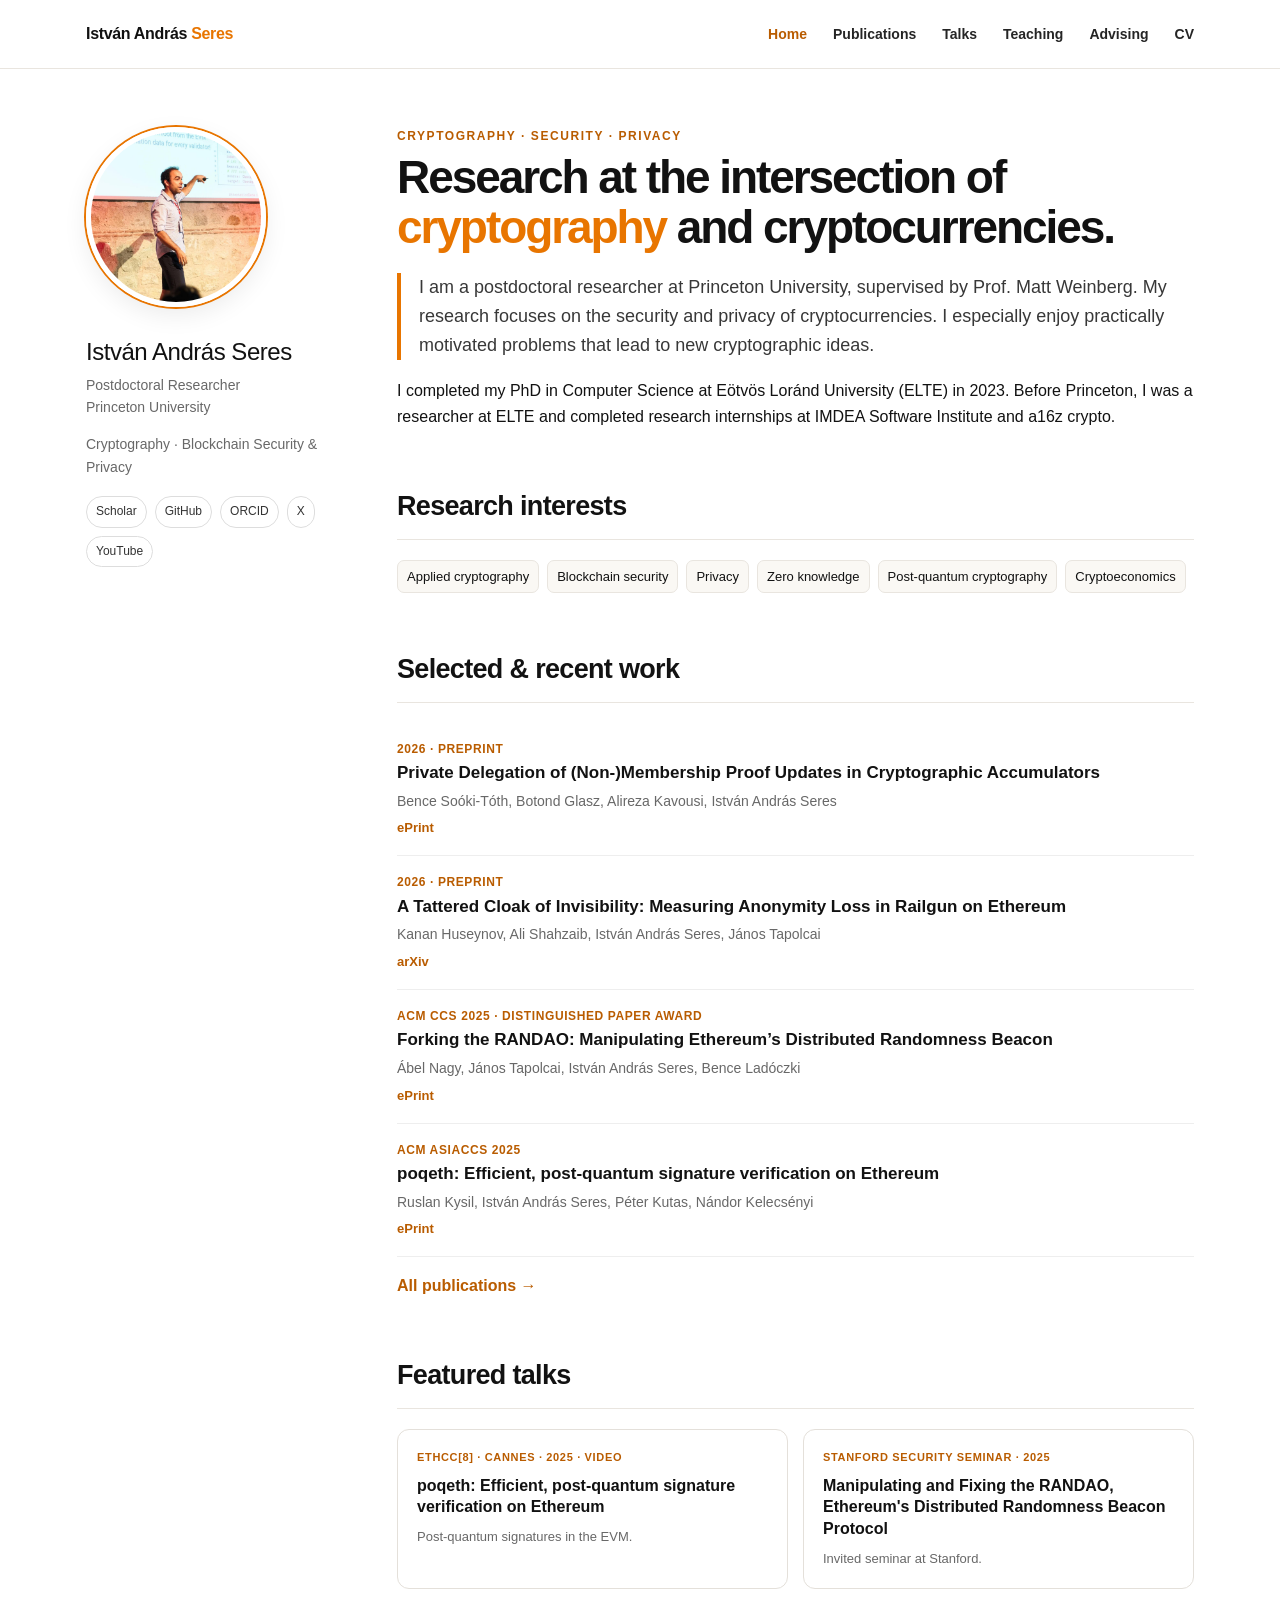
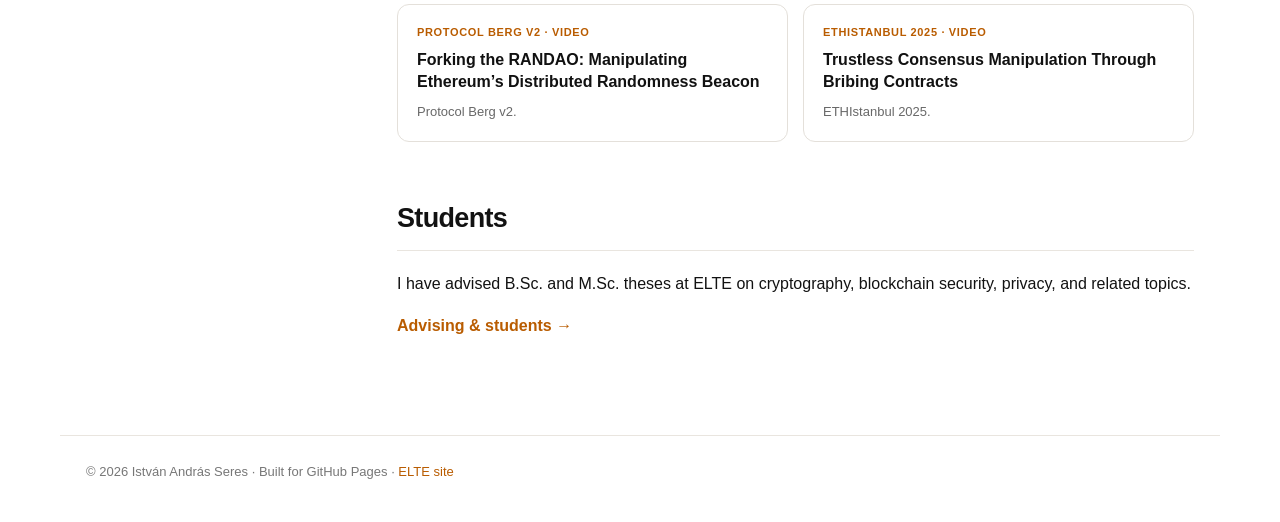
<file: index.html>
<!doctype html><html lang="en"><head><meta charset="utf-8"><meta name="viewport" content="width=device-width,initial-scale=1">
<title>Home — István András Seres</title><meta name="description" content="István András Seres — cryptography, blockchain security and privacy.">
<link rel="stylesheet" href="assets/css/style.css"></head><body>
<header><nav><a class="brand" href="index.html">István András <b>Seres</b></a><a class="active" href="index.html">Home</a><a class="" href="publications.html">Publications</a><a class="" href="talks.html">Talks</a><a class="" href="teaching.html">Teaching</a><a class="" href="advising.html">Advising</a><a href="https://istvanseres.web.elte.hu/istvanseres.pdf">CV</a></nav></header>
<div class="wrap"><aside><img class="portrait" src="assets/images/profile.jpg" alt="István András Seres">
<div class="name">István András Seres</div><div class="role">Postdoctoral Researcher<br>Princeton University</div>
<p class="small">Cryptography · Blockchain Security & Privacy</p>
<div class="social"><a class="pill" href="https://scholar.google.com/citations?user=Zni5ZhYAAAAJ&hl=en">Scholar</a><a class="pill" href="https://github.com/seresistvanandras">GitHub</a><a class="pill" href="https://orcid.org/0000-0003-0143-4057">ORCID</a><a class="pill" href="https://x.com/Istvan_A_Seres">X</a><a class="pill" href="https://www.youtube.com/@Istv%C3%A1nAndr%C3%A1sSeres">YouTube</a></div>
</aside><main>
<div class="eyebrow">Cryptography · Security · Privacy</div>
<h1 class="hero">Research at the intersection of <span style="color:var(--orange)">cryptography</span> and cryptocurrencies.</h1>
<p class="lead accent">I am a postdoctoral researcher at Princeton University, supervised by Prof. Matt Weinberg. My research focuses on the security and privacy of cryptocurrencies. I especially enjoy practically motivated problems that lead to new cryptographic ideas.</p>
<p>I completed my PhD in Computer Science at Eötvös Loránd University (ELTE) in 2023. Before Princeton, I was a researcher at ELTE and completed research internships at IMDEA Software Institute and a16z crypto.</p>
<section><h2>Research interests</h2><div class="tags"><span class="tag">Applied cryptography</span><span class="tag">Blockchain security</span><span class="tag">Privacy</span><span class="tag">Zero knowledge</span><span class="tag">Post-quantum cryptography</span><span class="tag">Cryptoeconomics</span></div></section>
<section><h2>Selected & recent work</h2>
<div class="pub"><div class="venue">2026 · Preprint</div><div class="title">Private Delegation of (Non-)Membership Proof Updates in Cryptographic Accumulators</div><div class="authors">Bence Soóki-Tóth, Botond Glasz, Alireza Kavousi, István András Seres</div><div class="links"><a href="https://eprint.iacr.org/2026/832">ePrint</a></div></div>
<div class="pub"><div class="venue">2026 · Preprint</div><div class="title">A Tattered Cloak of Invisibility: Measuring Anonymity Loss in Railgun on Ethereum</div><div class="authors">Kanan Huseynov, Ali Shahzaib, István András Seres, János Tapolcai</div><div class="links"><a href="https://arxiv.org/abs/2606.25926">arXiv</a></div></div>
<div class="pub"><div class="venue">ACM CCS 2025 · Distinguished Paper Award</div><div class="title">Forking the RANDAO: Manipulating Ethereum’s Distributed Randomness Beacon</div><div class="authors">Ábel Nagy, János Tapolcai, István András Seres, Bence Ladóczki</div><div class="links"><a href="https://eprint.iacr.org/2025/037">ePrint</a></div></div>
<div class="pub"><div class="venue">ACM AsiaCCS 2025</div><div class="title">poqeth: Efficient, post-quantum signature verification on Ethereum</div><div class="authors">Ruslan Kysil, István András Seres, Péter Kutas, Nándor Kelecsényi</div><div class="links"><a href="https://eprint.iacr.org/2025/091">ePrint</a></div></div>
<p><a href="publications.html"><b>All publications →</b></a></p></section>
<section><h2>Featured talks</h2><div class="grid">
<a class="card" href="https://www.youtube.com/watch?v=vD854wtMBGk"><div class="kicker">EthCC[8] · Cannes · 2025 · Video</div><h3>poqeth: Efficient, post-quantum signature verification on Ethereum</h3><p>Post-quantum signatures in the EVM.</p></a>
<a class="card" href="https://crypto.stanford.edu/seclab/sem-24-25/seres.html"><div class="kicker">Stanford Security Seminar · 2025</div><h3>Manipulating and Fixing the RANDAO, Ethereum's Distributed Randomness Beacon Protocol</h3><p>Invited seminar at Stanford.</p></a>
<a class="card" href="https://www.youtube.com/watch?v=vMUzq-L0ypo"><div class="kicker">Protocol Berg v2 · Video</div><h3>Forking the RANDAO: Manipulating Ethereum’s Distributed Randomness Beacon</h3><p>Protocol Berg v2.</p></a>
<a class="card" href="https://www.youtube.com/watch?v=PtZuopQH82g"><div class="kicker">ETHIstanbul 2025 · Video</div><h3>Trustless Consensus Manipulation Through Bribing Contracts</h3><p>ETHIstanbul 2025.</p></a>
</div></section>
<section><h2>Students</h2><p>I have advised B.Sc. and M.Sc. theses at ELTE on cryptography, blockchain security, privacy, and related topics.</p><p><a href="advising.html"><b>Advising & students →</b></a></p></section>
</main></div>
<footer>© 2026 István András Seres · Built for GitHub Pages · <a href="https://istvanseres.web.elte.hu/">ELTE site</a></footer></body></html>
</file>
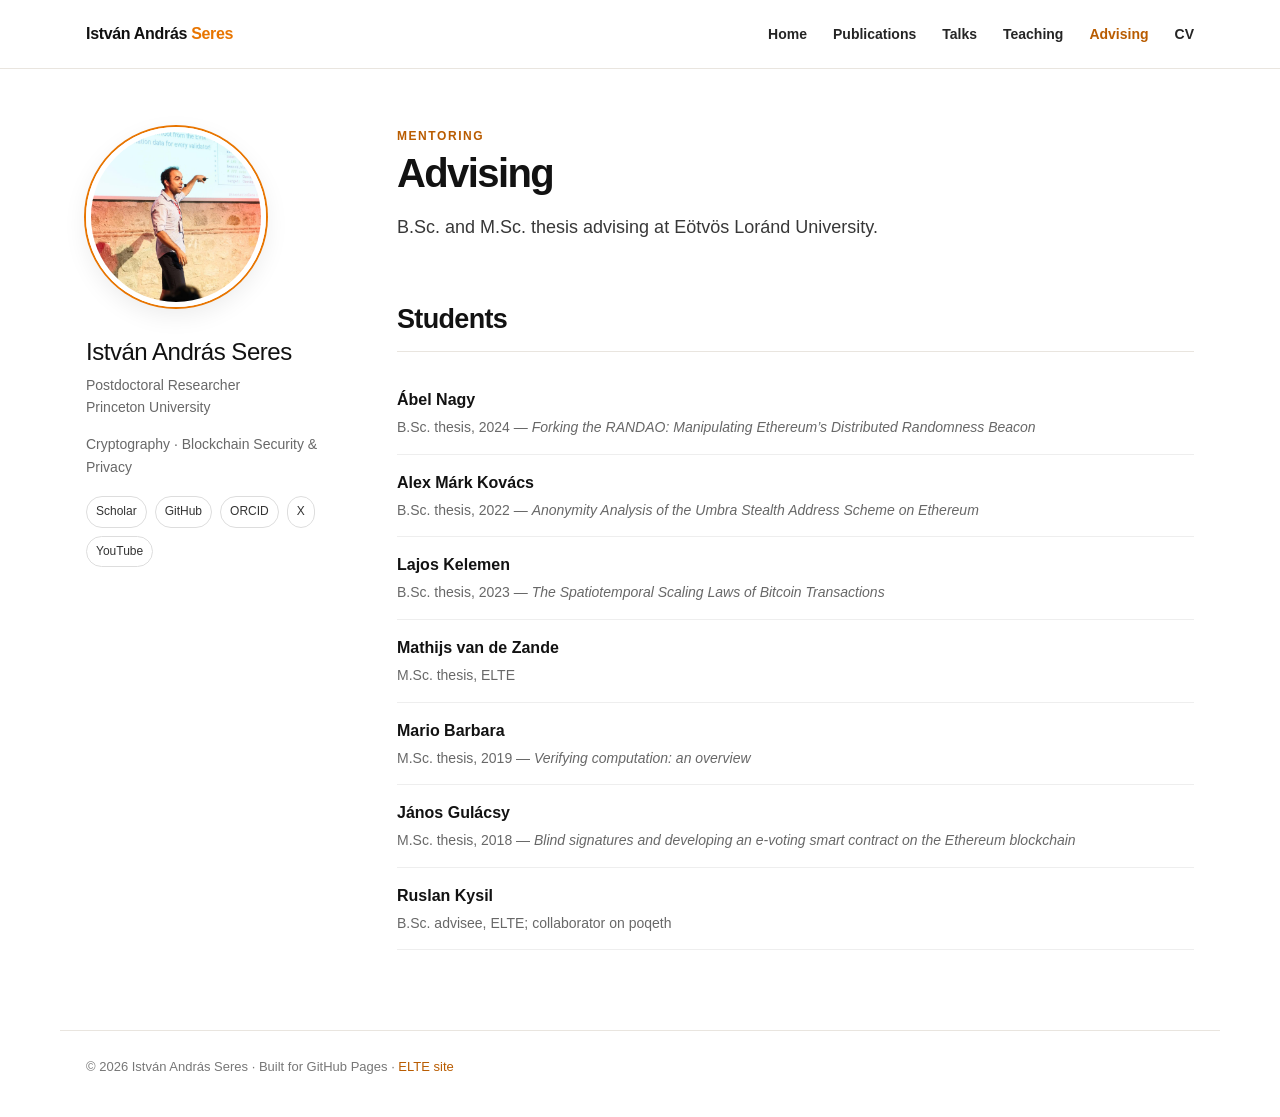
<file: advising.html>
<!doctype html><html lang="en"><head><meta charset="utf-8"><meta name="viewport" content="width=device-width,initial-scale=1">
<title>Advising — István András Seres</title><meta name="description" content="István András Seres — cryptography, blockchain security and privacy.">
<link rel="stylesheet" href="assets/css/style.css"></head><body>
<header><nav><a class="brand" href="index.html">István András <b>Seres</b></a><a class="" href="index.html">Home</a><a class="" href="publications.html">Publications</a><a class="" href="talks.html">Talks</a><a class="" href="teaching.html">Teaching</a><a class="active" href="advising.html">Advising</a><a href="https://istvanseres.web.elte.hu/istvanseres.pdf">CV</a></nav></header>
<div class="wrap"><aside><img class="portrait" src="assets/images/profile.jpg" alt="István András Seres">
<div class="name">István András Seres</div><div class="role">Postdoctoral Researcher<br>Princeton University</div>
<p class="small">Cryptography · Blockchain Security & Privacy</p>
<div class="social"><a class="pill" href="https://scholar.google.com/citations?user=Zni5ZhYAAAAJ&hl=en">Scholar</a><a class="pill" href="https://github.com/seresistvanandras">GitHub</a><a class="pill" href="https://orcid.org/0000-0003-0143-4057">ORCID</a><a class="pill" href="https://x.com/Istvan_A_Seres">X</a><a class="pill" href="https://www.youtube.com/@Istv%C3%A1nAndr%C3%A1sSeres">YouTube</a></div>
</aside><main>
<div class="eyebrow">Mentoring</div><h1 class="page-title">Advising</h1><p class="lead">B.Sc. and M.Sc. thesis advising at Eötvös Loránd University.</p>
<section><h2>Students</h2>
<div class="student"><b>Ábel Nagy</b><div class="meta">B.Sc. thesis, 2024 — <i>Forking the RANDAO: Manipulating Ethereum’s Distributed Randomness Beacon</i></div></div>
<div class="student"><b>Alex Márk Kovács</b><div class="meta">B.Sc. thesis, 2022 — <i>Anonymity Analysis of the Umbra Stealth Address Scheme on Ethereum</i></div></div>
<div class="student"><b>Lajos Kelemen</b><div class="meta">B.Sc. thesis, 2023 — <i>The Spatiotemporal Scaling Laws of Bitcoin Transactions</i></div></div>
<div class="student"><b>Mathijs van de Zande</b><div class="meta">M.Sc. thesis, ELTE</div></div>
<div class="student"><b>Mario Barbara</b><div class="meta">M.Sc. thesis, 2019 — <i>Verifying computation: an overview</i></div></div>
<div class="student"><b>János Gulácsy</b><div class="meta">M.Sc. thesis, 2018 — <i>Blind signatures and developing an e-voting smart contract on the Ethereum blockchain</i></div></div>
<div class="student"><b>Ruslan Kysil</b><div class="meta">B.Sc. advisee, ELTE; collaborator on poqeth</div></div>
</section>
</main></div>
<footer>© 2026 István András Seres · Built for GitHub Pages · <a href="https://istvanseres.web.elte.hu/">ELTE site</a></footer></body></html>
</file>
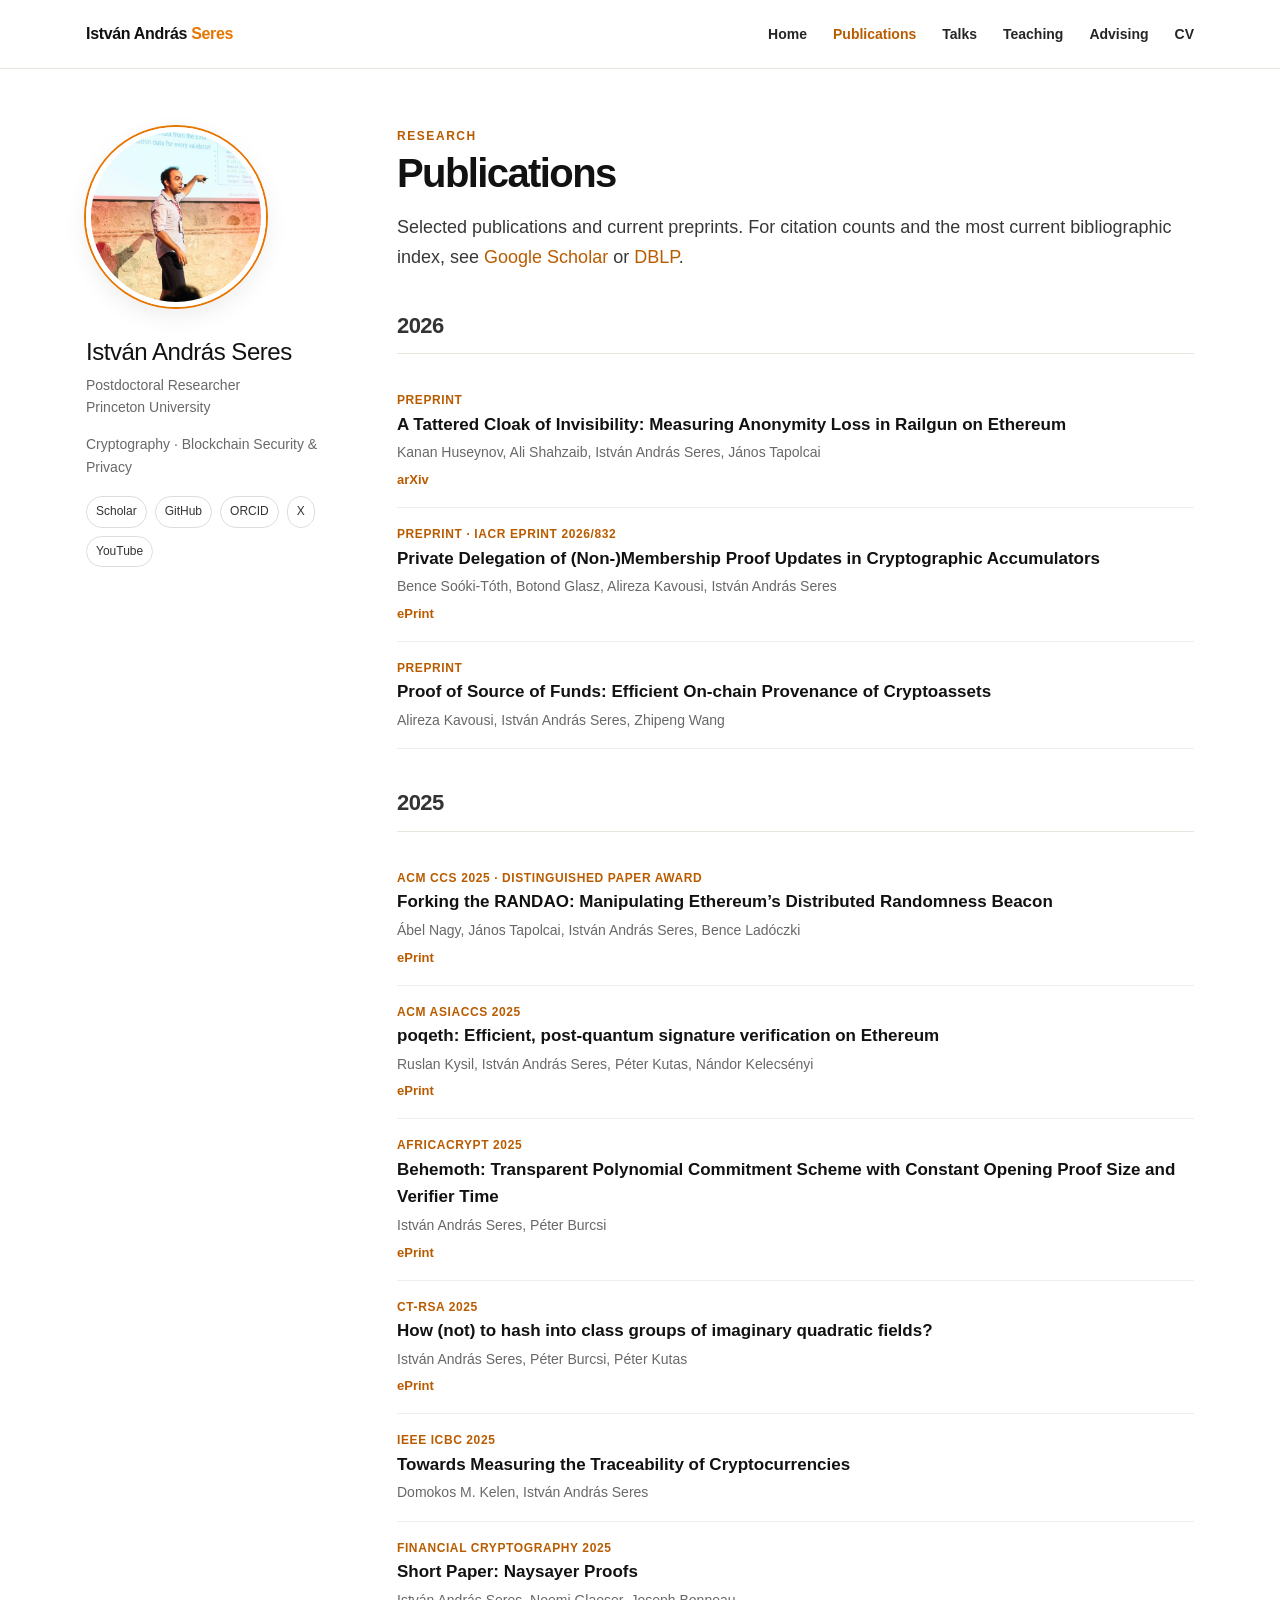
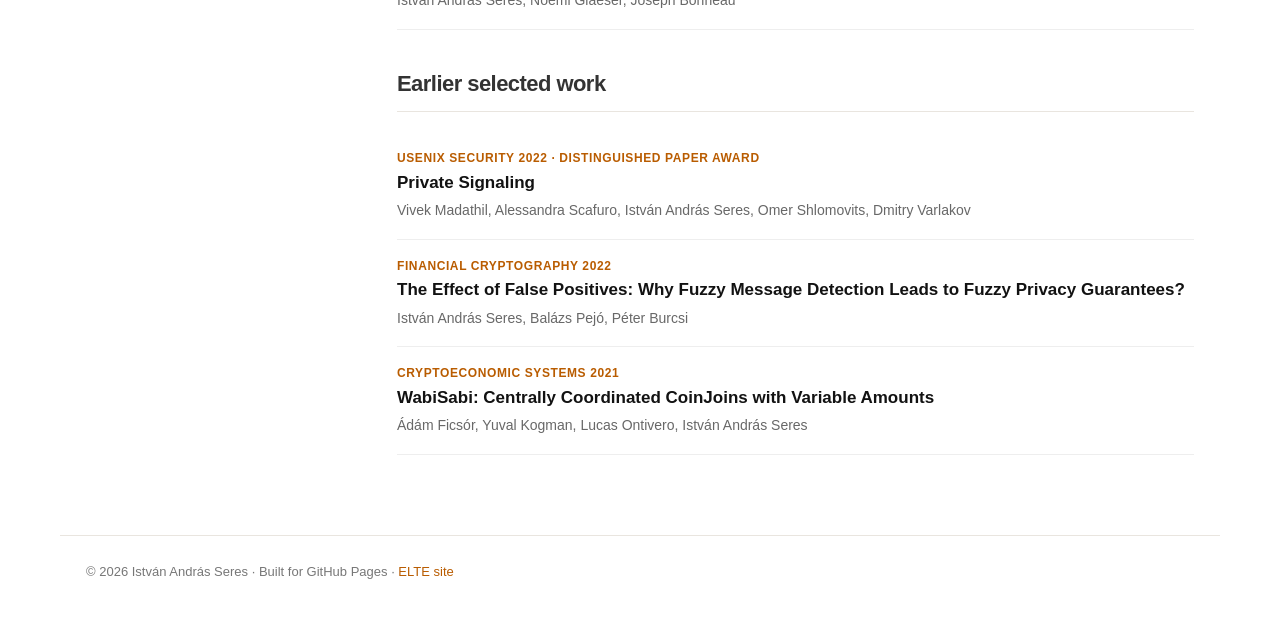
<file: publications.html>
<!doctype html><html lang="en"><head><meta charset="utf-8"><meta name="viewport" content="width=device-width,initial-scale=1">
<title>Publications — István András Seres</title><meta name="description" content="István András Seres — cryptography, blockchain security and privacy.">
<link rel="stylesheet" href="assets/css/style.css"></head><body>
<header><nav><a class="brand" href="index.html">István András <b>Seres</b></a><a class="" href="index.html">Home</a><a class="active" href="publications.html">Publications</a><a class="" href="talks.html">Talks</a><a class="" href="teaching.html">Teaching</a><a class="" href="advising.html">Advising</a><a href="https://istvanseres.web.elte.hu/istvanseres.pdf">CV</a></nav></header>
<div class="wrap"><aside><img class="portrait" src="assets/images/profile.jpg" alt="István András Seres">
<div class="name">István András Seres</div><div class="role">Postdoctoral Researcher<br>Princeton University</div>
<p class="small">Cryptography · Blockchain Security & Privacy</p>
<div class="social"><a class="pill" href="https://scholar.google.com/citations?user=Zni5ZhYAAAAJ&hl=en">Scholar</a><a class="pill" href="https://github.com/seresistvanandras">GitHub</a><a class="pill" href="https://orcid.org/0000-0003-0143-4057">ORCID</a><a class="pill" href="https://x.com/Istvan_A_Seres">X</a><a class="pill" href="https://www.youtube.com/@Istv%C3%A1nAndr%C3%A1sSeres">YouTube</a></div>
</aside><main>
<div class="eyebrow">Research</div><h1 class="page-title">Publications</h1><p class="lead">Selected publications and current preprints. For citation counts and the most current bibliographic index, see <a href="https://scholar.google.com/citations?user=Zni5ZhYAAAAJ&hl=en">Google Scholar</a> or <a href="https://dblp.org/pid/234/7668.html">DBLP</a>.</p>
<h2 class="year">2026</h2>
<div class="pub"><div class="venue">Preprint</div><div class="title">A Tattered Cloak of Invisibility: Measuring Anonymity Loss in Railgun on Ethereum</div><div class="authors">Kanan Huseynov, Ali Shahzaib, István András Seres, János Tapolcai</div><div class="links"><a href="https://arxiv.org/abs/2606.25926">arXiv</a></div></div>
<div class="pub"><div class="venue">Preprint · IACR ePrint 2026/832</div><div class="title">Private Delegation of (Non-)Membership Proof Updates in Cryptographic Accumulators</div><div class="authors">Bence Soóki-Tóth, Botond Glasz, Alireza Kavousi, István András Seres</div><div class="links"><a href="https://eprint.iacr.org/2026/832">ePrint</a></div></div>
<div class="pub"><div class="venue">Preprint</div><div class="title">Proof of Source of Funds: Efficient On-chain Provenance of Cryptoassets</div><div class="authors">Alireza Kavousi, István András Seres, Zhipeng Wang</div></div>
<h2 class="year">2025</h2>
<div class="pub"><div class="venue">ACM CCS 2025 · Distinguished Paper Award</div><div class="title">Forking the RANDAO: Manipulating Ethereum’s Distributed Randomness Beacon</div><div class="authors">Ábel Nagy, János Tapolcai, István András Seres, Bence Ladóczki</div><div class="links"><a href="https://eprint.iacr.org/2025/037">ePrint</a></div></div>
<div class="pub"><div class="venue">ACM AsiaCCS 2025</div><div class="title">poqeth: Efficient, post-quantum signature verification on Ethereum</div><div class="authors">Ruslan Kysil, István András Seres, Péter Kutas, Nándor Kelecsényi</div><div class="links"><a href="https://eprint.iacr.org/2025/091">ePrint</a></div></div>
<div class="pub"><div class="venue">Africacrypt 2025</div><div class="title">Behemoth: Transparent Polynomial Commitment Scheme with Constant Opening Proof Size and Verifier Time</div><div class="authors">István András Seres, Péter Burcsi</div><div class="links"><a href="https://eprint.iacr.org/2023/670">ePrint</a></div></div>
<div class="pub"><div class="venue">CT-RSA 2025</div><div class="title">How (not) to hash into class groups of imaginary quadratic fields?</div><div class="authors">István András Seres, Péter Burcsi, Péter Kutas</div><div class="links"><a href="https://eprint.iacr.org/2024/034">ePrint</a></div></div>
<div class="pub"><div class="venue">IEEE ICBC 2025</div><div class="title">Towards Measuring the Traceability of Cryptocurrencies</div><div class="authors">Domokos M. Kelen, István András Seres</div></div>
<div class="pub"><div class="venue">Financial Cryptography 2025</div><div class="title">Short Paper: Naysayer Proofs</div><div class="authors">István András Seres, Noemi Glaeser, Joseph Bonneau</div></div>
<h2 class="year">Earlier selected work</h2>
<div class="pub"><div class="venue">USENIX Security 2022 · Distinguished Paper Award</div><div class="title">Private Signaling</div><div class="authors">Vivek Madathil, Alessandra Scafuro, István András Seres, Omer Shlomovits, Dmitry Varlakov</div></div>
<div class="pub"><div class="venue">Financial Cryptography 2022</div><div class="title">The Effect of False Positives: Why Fuzzy Message Detection Leads to Fuzzy Privacy Guarantees?</div><div class="authors">István András Seres, Balázs Pejó, Péter Burcsi</div></div>
<div class="pub"><div class="venue">Cryptoeconomic Systems 2021</div><div class="title">WabiSabi: Centrally Coordinated CoinJoins with Variable Amounts</div><div class="authors">Ádám Ficsór, Yuval Kogman, Lucas Ontivero, István András Seres</div></div>
</main></div>
<footer>© 2026 István András Seres · Built for GitHub Pages · <a href="https://istvanseres.web.elte.hu/">ELTE site</a></footer></body></html>
</file>
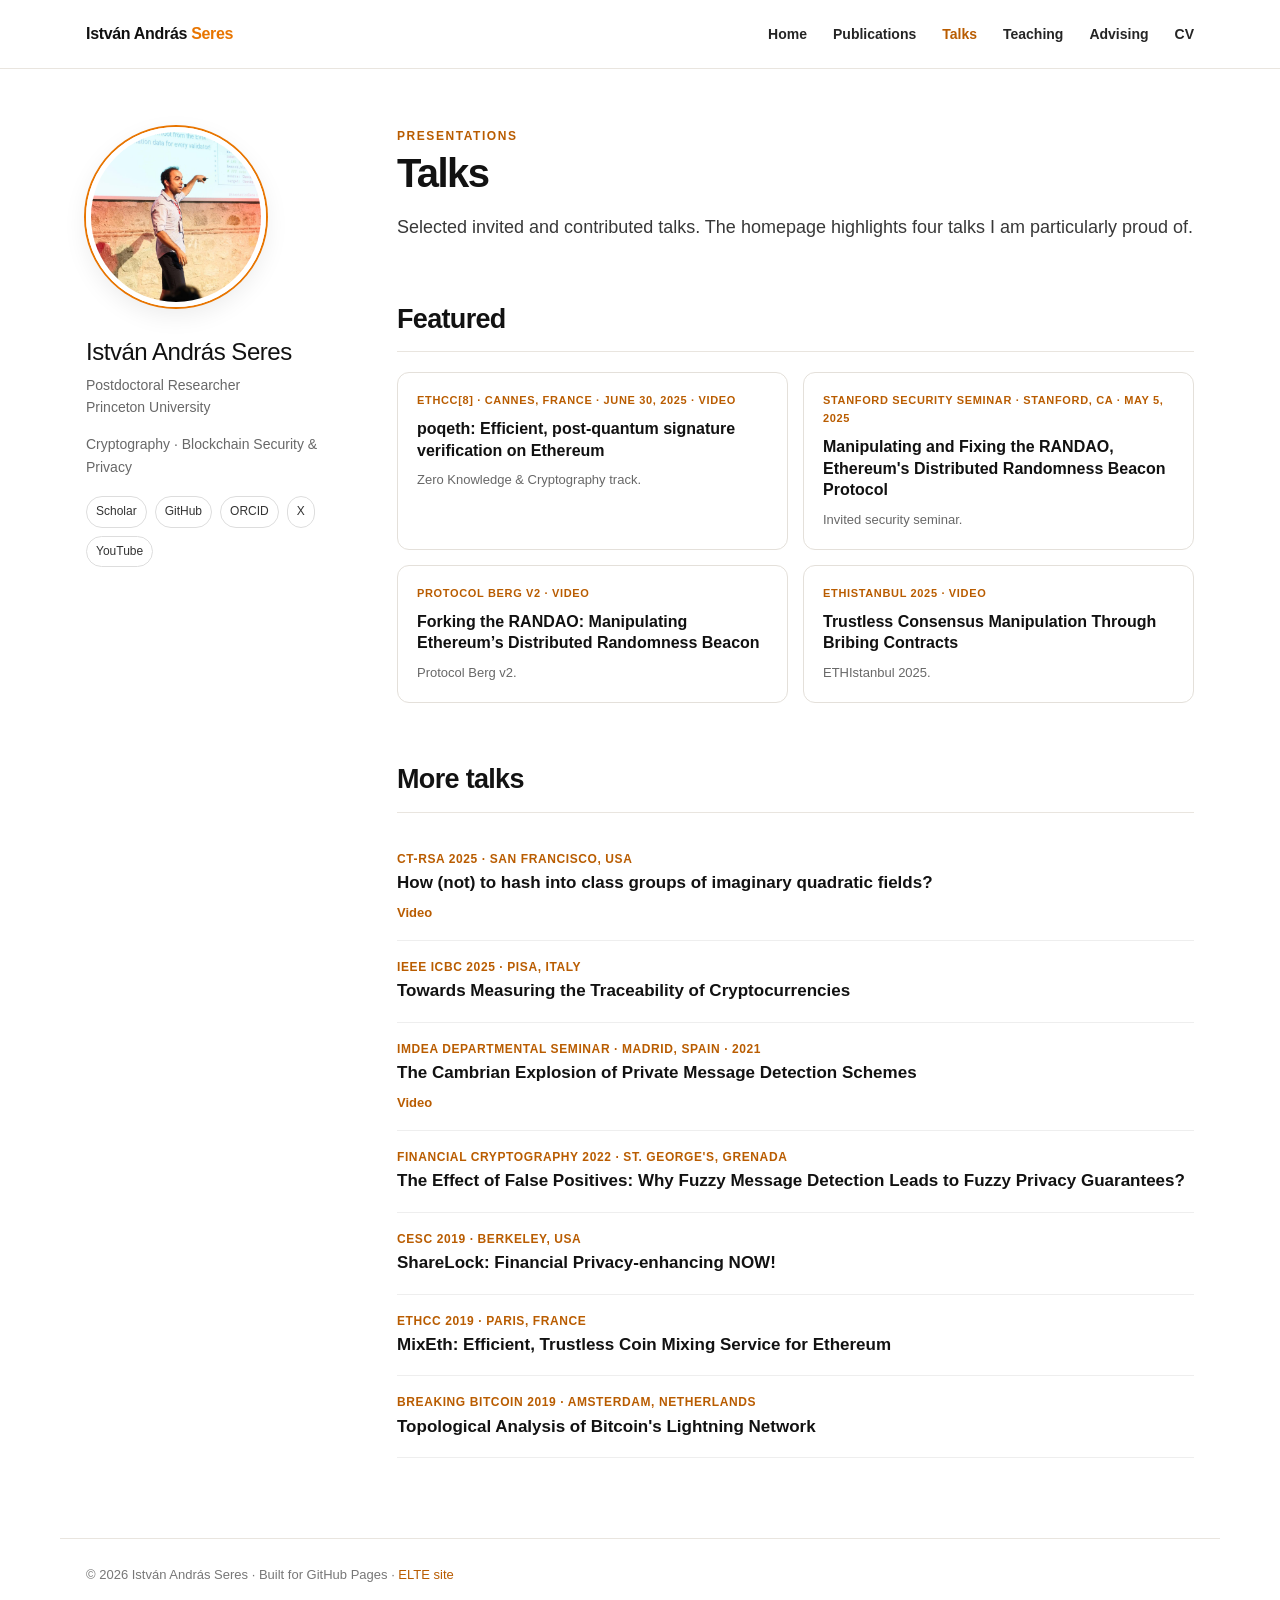
<file: talks.html>
<!doctype html><html lang="en"><head><meta charset="utf-8"><meta name="viewport" content="width=device-width,initial-scale=1">
<title>Talks — István András Seres</title><meta name="description" content="István András Seres — cryptography, blockchain security and privacy.">
<link rel="stylesheet" href="assets/css/style.css"></head><body>
<header><nav><a class="brand" href="index.html">István András <b>Seres</b></a><a class="" href="index.html">Home</a><a class="" href="publications.html">Publications</a><a class="active" href="talks.html">Talks</a><a class="" href="teaching.html">Teaching</a><a class="" href="advising.html">Advising</a><a href="https://istvanseres.web.elte.hu/istvanseres.pdf">CV</a></nav></header>
<div class="wrap"><aside><img class="portrait" src="assets/images/profile.jpg" alt="István András Seres">
<div class="name">István András Seres</div><div class="role">Postdoctoral Researcher<br>Princeton University</div>
<p class="small">Cryptography · Blockchain Security & Privacy</p>
<div class="social"><a class="pill" href="https://scholar.google.com/citations?user=Zni5ZhYAAAAJ&hl=en">Scholar</a><a class="pill" href="https://github.com/seresistvanandras">GitHub</a><a class="pill" href="https://orcid.org/0000-0003-0143-4057">ORCID</a><a class="pill" href="https://x.com/Istvan_A_Seres">X</a><a class="pill" href="https://www.youtube.com/@Istv%C3%A1nAndr%C3%A1sSeres">YouTube</a></div>
</aside><main>
<div class="eyebrow">Presentations</div><h1 class="page-title">Talks</h1><p class="lead">Selected invited and contributed talks. The homepage highlights four talks I am particularly proud of.</p>
<section><h2>Featured</h2><div class="grid">
<a class="card" href="https://www.youtube.com/watch?v=vD854wtMBGk"><div class="kicker">EthCC[8] · Cannes, France · June 30, 2025 · Video</div><h3>poqeth: Efficient, post-quantum signature verification on Ethereum</h3><p>Zero Knowledge & Cryptography track.</p></a>
<a class="card" href="https://crypto.stanford.edu/seclab/sem-24-25/seres.html"><div class="kicker">Stanford Security Seminar · Stanford, CA · May 5, 2025</div><h3>Manipulating and Fixing the RANDAO, Ethereum's Distributed Randomness Beacon Protocol</h3><p>Invited security seminar.</p></a>
<a class="card" href="https://www.youtube.com/watch?v=vMUzq-L0ypo"><div class="kicker">Protocol Berg v2 · Video</div><h3>Forking the RANDAO: Manipulating Ethereum’s Distributed Randomness Beacon</h3><p>Protocol Berg v2.</p></a>
<a class="card" href="https://www.youtube.com/watch?v=PtZuopQH82g"><div class="kicker">ETHIstanbul 2025 · Video</div><h3>Trustless Consensus Manipulation Through Bribing Contracts</h3><p>ETHIstanbul 2025.</p></a>
</div></section>
<section><h2>More talks</h2>
<div class="entry"><div class="venue">CT-RSA 2025 · San Francisco, USA</div><div class="title">How (not) to hash into class groups of imaginary quadratic fields?</div><div class="links"><a href="https://www.youtube.com/watch?v=BGvFYSsZFpY">Video</a></div></div>
<div class="entry"><div class="venue">IEEE ICBC 2025 · Pisa, Italy</div><div class="title">Towards Measuring the Traceability of Cryptocurrencies</div></div>
<div class="entry"><div class="venue">IMDEA Departmental Seminar · Madrid, Spain · 2021</div><div class="title">The Cambrian Explosion of Private Message Detection Schemes</div><div class="links"><a href="https://www.youtube.com/watch?v=s5vabHCGkjI">Video</a></div></div>
<div class="entry"><div class="venue">Financial Cryptography 2022 · St. George's, Grenada</div><div class="title">The Effect of False Positives: Why Fuzzy Message Detection Leads to Fuzzy Privacy Guarantees?</div></div>
<div class="entry"><div class="venue">CESC 2019 · Berkeley, USA</div><div class="title">ShareLock: Financial Privacy-enhancing NOW!</div></div>
<div class="entry"><div class="venue">EthCC 2019 · Paris, France</div><div class="title">MixEth: Efficient, Trustless Coin Mixing Service for Ethereum</div></div>
<div class="entry"><div class="venue">Breaking Bitcoin 2019 · Amsterdam, Netherlands</div><div class="title">Topological Analysis of Bitcoin's Lightning Network</div></div>
</section>
</main></div>
<footer>© 2026 István András Seres · Built for GitHub Pages · <a href="https://istvanseres.web.elte.hu/">ELTE site</a></footer></body></html>
</file>
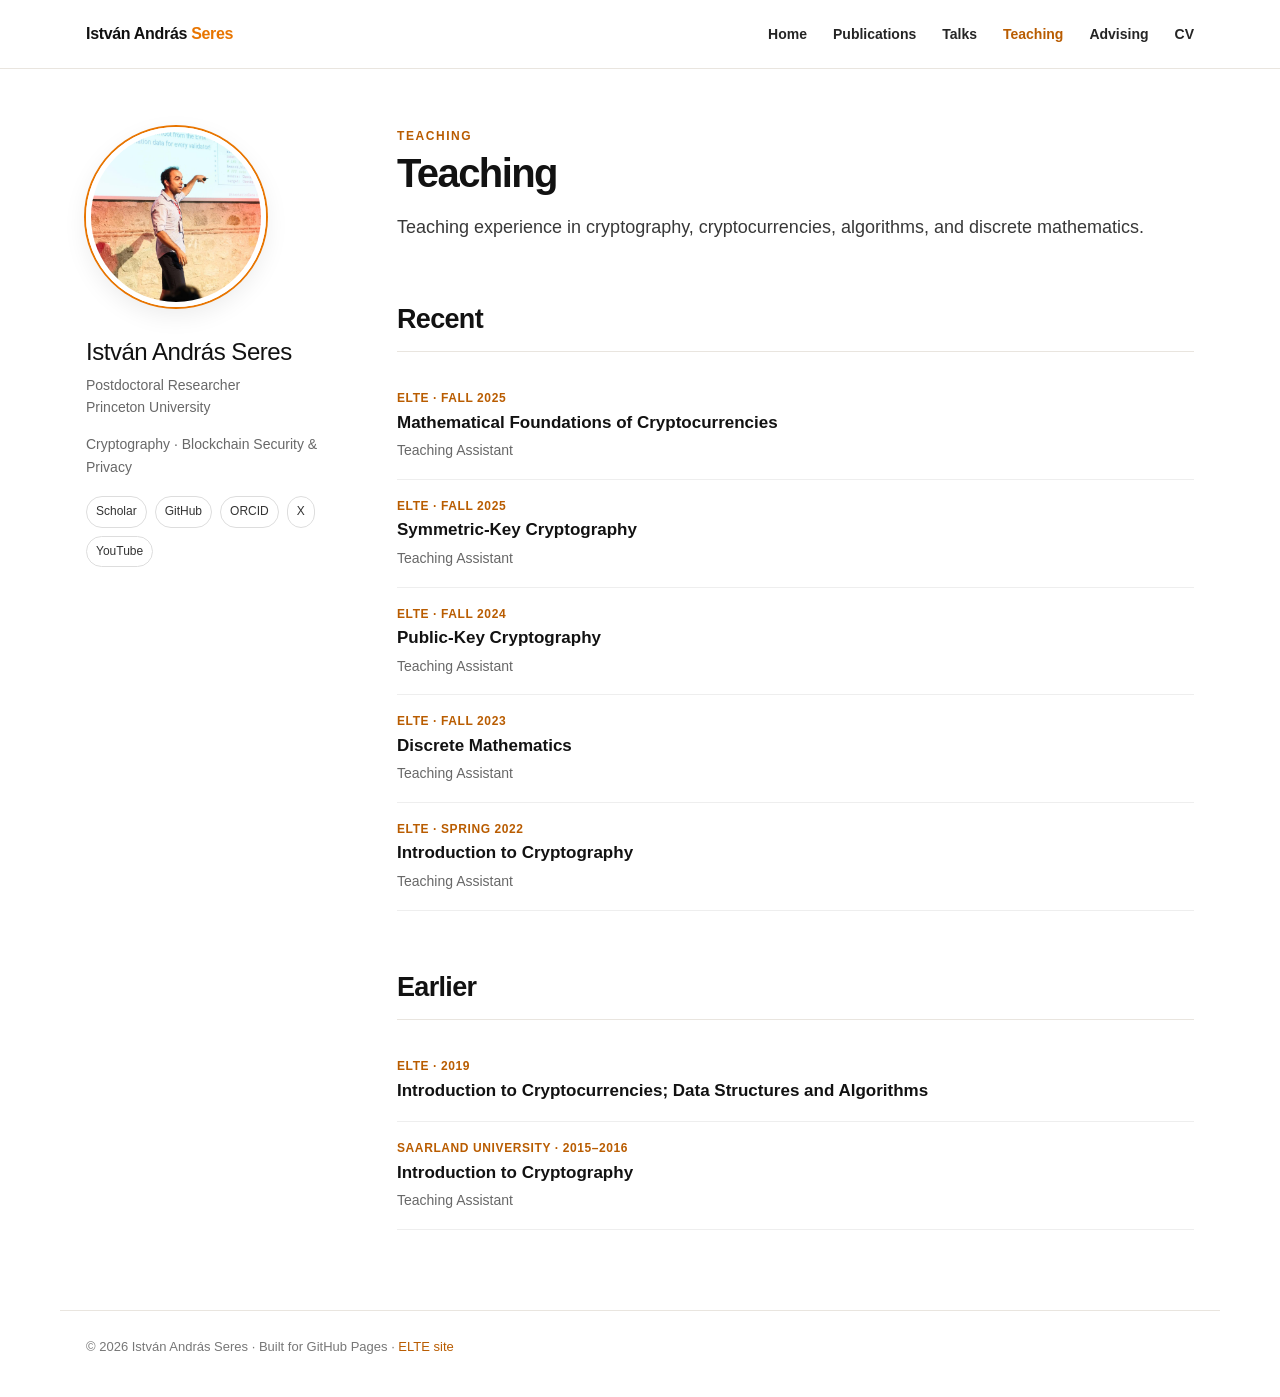
<file: teaching.html>
<!doctype html><html lang="en"><head><meta charset="utf-8"><meta name="viewport" content="width=device-width,initial-scale=1">
<title>Teaching — István András Seres</title><meta name="description" content="István András Seres — cryptography, blockchain security and privacy.">
<link rel="stylesheet" href="assets/css/style.css"></head><body>
<header><nav><a class="brand" href="index.html">István András <b>Seres</b></a><a class="" href="index.html">Home</a><a class="" href="publications.html">Publications</a><a class="" href="talks.html">Talks</a><a class="active" href="teaching.html">Teaching</a><a class="" href="advising.html">Advising</a><a href="https://istvanseres.web.elte.hu/istvanseres.pdf">CV</a></nav></header>
<div class="wrap"><aside><img class="portrait" src="assets/images/profile.jpg" alt="István András Seres">
<div class="name">István András Seres</div><div class="role">Postdoctoral Researcher<br>Princeton University</div>
<p class="small">Cryptography · Blockchain Security & Privacy</p>
<div class="social"><a class="pill" href="https://scholar.google.com/citations?user=Zni5ZhYAAAAJ&hl=en">Scholar</a><a class="pill" href="https://github.com/seresistvanandras">GitHub</a><a class="pill" href="https://orcid.org/0000-0003-0143-4057">ORCID</a><a class="pill" href="https://x.com/Istvan_A_Seres">X</a><a class="pill" href="https://www.youtube.com/@Istv%C3%A1nAndr%C3%A1sSeres">YouTube</a></div>
</aside><main>
<div class="eyebrow">Teaching</div><h1 class="page-title">Teaching</h1><p class="lead">Teaching experience in cryptography, cryptocurrencies, algorithms, and discrete mathematics.</p>
<section><h2>Recent</h2>
<div class="entry"><div class="venue">ELTE · Fall 2025</div><div class="title">Mathematical Foundations of Cryptocurrencies</div><div class="meta">Teaching Assistant</div></div>
<div class="entry"><div class="venue">ELTE · Fall 2025</div><div class="title">Symmetric-Key Cryptography</div><div class="meta">Teaching Assistant</div></div>
<div class="entry"><div class="venue">ELTE · Fall 2024</div><div class="title">Public-Key Cryptography</div><div class="meta">Teaching Assistant</div></div>
<div class="entry"><div class="venue">ELTE · Fall 2023</div><div class="title">Discrete Mathematics</div><div class="meta">Teaching Assistant</div></div>
<div class="entry"><div class="venue">ELTE · Spring 2022</div><div class="title">Introduction to Cryptography</div><div class="meta">Teaching Assistant</div></div>
</section><section><h2>Earlier</h2>
<div class="entry"><div class="venue">ELTE · 2019</div><div class="title">Introduction to Cryptocurrencies; Data Structures and Algorithms</div></div>
<div class="entry"><div class="venue">Saarland University · 2015–2016</div><div class="title">Introduction to Cryptography</div><div class="meta">Teaching Assistant</div></div>
</section>
</main></div>
<footer>© 2026 István András Seres · Built for GitHub Pages · <a href="https://istvanseres.web.elte.hu/">ELTE site</a></footer></body></html>
</file>
<file: assets/css/style.css>
:root{
  --ink:#121212;--muted:#686868;--orange:#e87500;--orange-dark:#b95c00;
  --paper:#fff;--soft:#faf8f4;--line:#e9e5df;--max:1160px
}
*{box-sizing:border-box} html{scroll-behavior:smooth}
body{margin:0;background:var(--paper);color:var(--ink);font-family:-apple-system,BlinkMacSystemFont,"Segoe UI",Roboto,Helvetica,Arial,sans-serif;line-height:1.62}
a{color:var(--orange-dark);text-decoration:none}a:hover{text-decoration:underline}
header{position:sticky;top:0;z-index:20;background:rgba(255,255,255,.95);backdrop-filter:blur(10px);border-bottom:1px solid var(--line)}
nav{max-width:var(--max);margin:auto;height:68px;padding:0 26px;display:flex;align-items:center;gap:26px}
.brand{margin-right:auto;font-weight:850;color:#111;letter-spacing:-.02em}.brand b{color:var(--orange)}
nav a:not(.brand){font-size:14px;color:#252525;font-weight:650}
nav a.active{color:var(--orange-dark)}
.wrap{max-width:var(--max);margin:auto;padding:58px 26px 80px;display:grid;grid-template-columns:245px minmax(0,1fr);gap:66px}
aside{position:sticky;top:102px;align-self:start}
.portrait{width:180px;height:180px;border-radius:50%;object-fit:cover;border:5px solid white;box-shadow:0 0 0 2px var(--orange),0 8px 24px rgba(0,0,0,.08)}
.name{font-size:24px;line-height:1.15;margin:23px 0 8px;letter-spacing:-.02em}.role,.small{font-size:14px;color:var(--muted)}
.social{display:flex;gap:8px;flex-wrap:wrap;margin-top:18px}.pill{font-size:12px;color:#333;border:1px solid #ddd;border-radius:999px;padding:5px 9px}.pill:hover{border-color:var(--orange);text-decoration:none}
.eyebrow{font-size:12px;color:var(--orange-dark);font-weight:850;text-transform:uppercase;letter-spacing:.13em}
h1.hero{font-size:46px;line-height:1.08;letter-spacing:-.045em;margin:7px 0 20px;max-width:800px}
.lead{font-size:18px;color:#383838;max-width:800px}.accent{border-left:4px solid var(--orange);padding-left:18px}
section{margin-top:55px}h2{font-size:27px;letter-spacing:-.025em;border-bottom:1px solid var(--line);padding-bottom:10px;margin-bottom:20px}
h3{margin-bottom:6px}.tags{display:flex;gap:8px;flex-wrap:wrap}.tag{background:var(--soft);border:1px solid var(--line);padding:5px 9px;border-radius:7px;font-size:13px}
.pub,.entry{padding:17px 0;border-bottom:1px solid #eee}.venue{font-size:12px;color:var(--orange-dark);font-weight:850;text-transform:uppercase;letter-spacing:.05em}.title{font-size:17px;font-weight:760}.authors,.meta{font-size:14px;color:var(--muted);margin-top:3px}.links{font-size:13px;margin-top:5px}.links a{margin-right:12px;font-weight:650}
.grid{display:grid;grid-template-columns:1fr 1fr;gap:15px}.card{display:block;border:1px solid #e4e0da;border-radius:12px;padding:19px;color:#111;background:#fff;transition:.15s}.card:hover{border-color:#e7a86a;box-shadow:0 7px 24px rgba(0,0,0,.055);transform:translateY(-1px);text-decoration:none}.card .kicker{font-size:11px;text-transform:uppercase;letter-spacing:.06em;color:var(--orange-dark);font-weight:850}.card h3{font-size:16px;line-height:1.35;margin:8px 0}.card p{font-size:13px;color:var(--muted);margin:0}
.notice{background:var(--soft);border-left:3px solid var(--orange);padding:14px 17px;border-radius:5px;font-size:14px}
.page-title{font-size:40px;line-height:1.1;letter-spacing:-.04em;margin:5px 0 12px}
.year{font-size:22px;margin-top:36px;color:#333}
.student{padding:15px 0;border-bottom:1px solid #eee}.student b{font-size:16px}
footer{max-width:var(--max);margin:auto;border-top:1px solid var(--line);padding:25px 26px 40px;color:#777;font-size:13px}
@media(max-width:820px){nav a:not(.brand){display:none}.wrap{grid-template-columns:1fr;gap:38px;padding-top:38px}aside{position:static}.portrait{width:150px;height:150px}h1.hero,.page-title{font-size:35px}.grid{grid-template-columns:1fr}}
</file>
